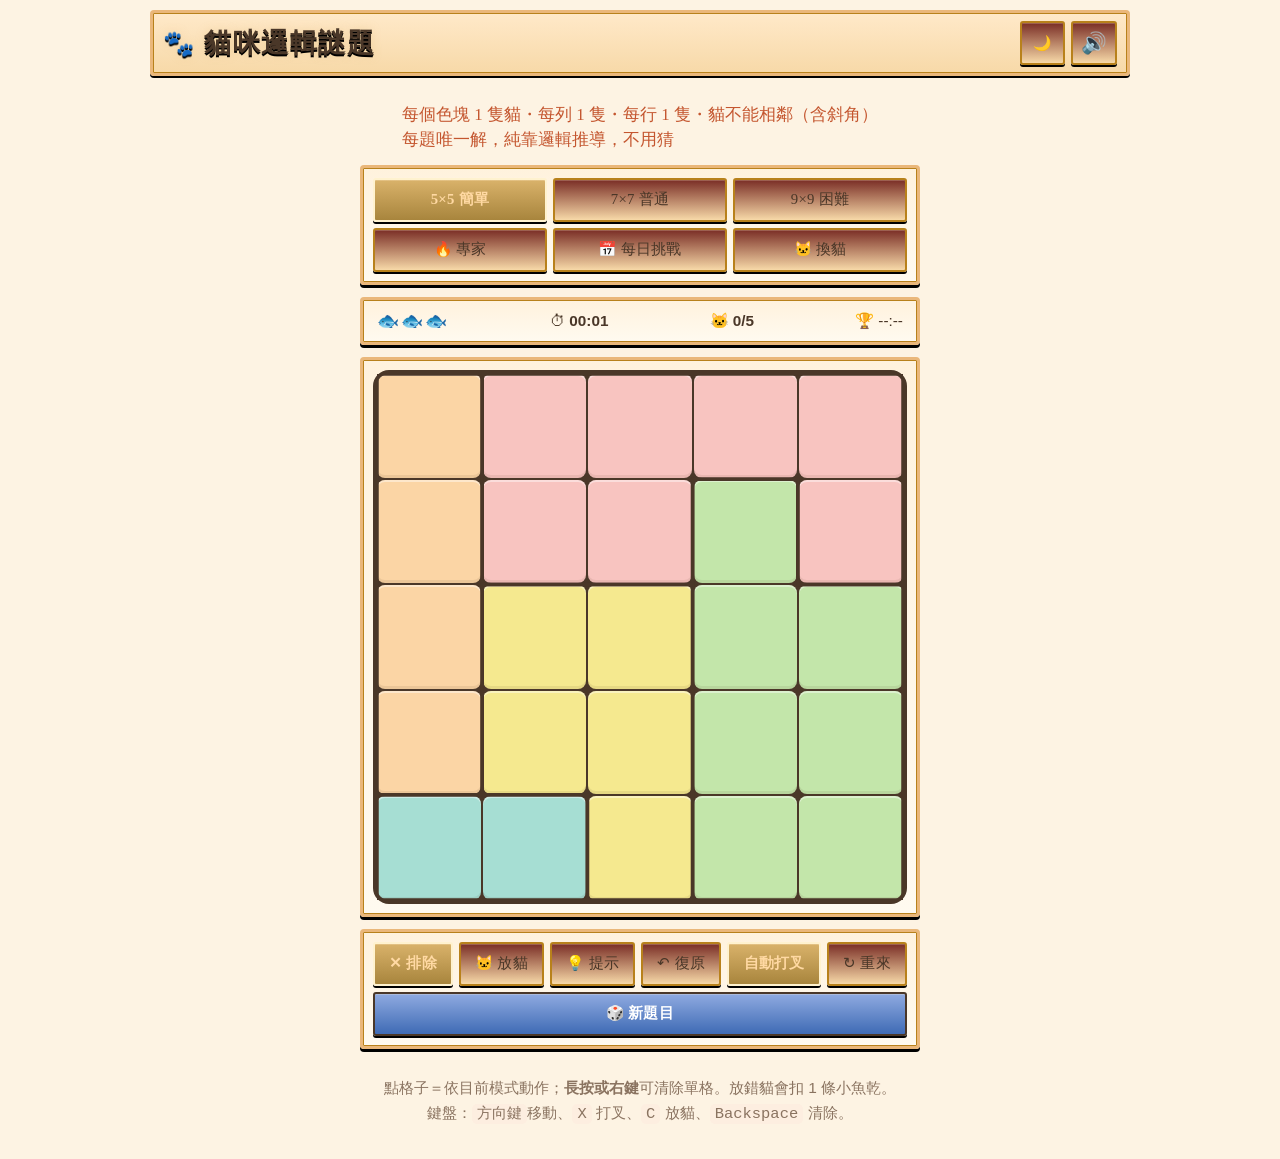
<file: index.html>
<!doctype html>
<html lang="zh-Hant">
  <head>
    <meta charset="UTF-8" />
    <meta name="viewport" content="width=device-width, initial-scale=1, viewport-fit=cover" />
    <meta name="color-scheme" content="light dark" />
    <title>貓咪邏輯謎題｜Meowdoku</title>
    <meta name="theme-color" content="#2f6f63" />
    <link rel="manifest" href="./manifest.webmanifest" />
    <link rel="stylesheet" href="./style.css?v=20261017c" />
    <link rel="icon" type="image/png" sizes="32x32" href="./icons/favicon-32.png" />
    <link rel="apple-touch-icon" href="./icons/apple-touch-icon.png" />
    <meta name="mobile-web-app-capable" content="yes" />
    <meta name="apple-mobile-web-app-capable" content="yes" />
    <meta name="apple-mobile-web-app-title" content="貓咪謎題" />
    <meta name="apple-mobile-web-app-status-bar-style" content="default" />
  </head>
  <body>
    <header class="topbar">
      <h1><span>🐾</span> 貓咪邏輯謎題</h1>
      <nav class="toolbar">
        <button id="themeBtn" title="切換深色／淺色">🌙</button
        ><div class="audio-ctrl-wrap">
          <button id="audioBtn" class="audio-btn" title="聲音設定（點擊快速靜音／長按或右鍵展開細調）" aria-label="聲音設定">🔊</button>
          <div id="audioPopup" class="audio-popup hidden" role="dialog" aria-label="音訊設定">
            <div class="audio-popup-title">🎵 聲音設定</div>
            <label class="audio-toggle-row">
              <span>背景音樂</span>
              <input type="checkbox" id="bgmToggle" />
            </label>
            <label class="audio-toggle-row">
              <span>遊戲音效</span>
              <input type="checkbox" id="sfxToggle" />
            </label>
          </div>
        </div>
      </nav>
    </header>

    <main id="puzzleScreen" class="screen">
      <p class="sub">
        每個色塊 1 隻貓・每列 1 隻・每行 1 隻・貓不能相鄰（含斜角）<br />每題唯一解，純靠邏輯推導，不用猜
      </p>
      <section class="card levels">
        <button data-n="5">5×5 簡單</button><button data-n="7">7×7 普通</button
        ><button data-n="9">9×9 困難</button><button data-n="9" data-expert="1" title="只收最難的 9×9，沒有自動打叉與提示">🔥 專家</button
        ><button id="dailyBtn">📅 每日挑戰</button
        ><button id="skinBtn" title="更換貓咪圖示"><span id="skinBtnLabel">🐱 換貓</span></button>
      </section>
      <section class="card">
        <div class="status">
          <span class="hearts" id="hearts">🐟🐟🐟</span><span>⏱ <b id="timer">00:00</b></span
          ><span>🐱 <b id="progress">0/5</b></span
          ><span id="bestLabel">🏆 --:--</span>
        </div>
      </section>
      <section class="card boardWrap">
        <div class="board" id="board" role="grid" aria-label="謎題盤面"></div>
      </section>
      <section class="card controls">
        <button id="modeMarkBtn" class="on">✕ 排除</button><button id="modeCatBtn">🐱 放貓</button
        ><button id="hintBtn" aria-label="顯示提示">💡 提示</button
        ><button id="undoBtn" aria-label="復原上一步">↶ 復原</button
        ><button id="autoXBtn" class="on">自動打叉</button><button id="restartBtn">↻ 重來</button
        ><button id="newBtn" class="primary">🎲 新題目</button>
      </section>
      <footer>
        <p>
          點格子＝依目前模式動作；<b>長按或右鍵</b>可清除單格。放錯貓會扣 1 條小魚乾。<br />鍵盤：<kbd>方向鍵</kbd>移動、<kbd>X</kbd>
          打叉、<kbd>C</kbd> 放貓、<kbd>Backspace</kbd> 清除。
        </p>
      </footer>
    </main>

    <div class="overlay hidden" id="overlay">
      <div class="sheet">
        <h2 id="overlayTitle">完成！</h2>
        <p id="overlayBody"></p>
        <div class="row">
          <button id="overlayPrimary" class="primary">下一題</button
          ><button id="overlaySecondary">關閉</button>
        </div>
      </div>
    </div>
    <div class="loading hidden" id="loading">
      <span class="spin"></span><span id="loadingText">生成題目中…</span>
    </div>
    <script type="module" src="./js/main.js?v=20261017d"></script>
  </body>
</html>
</file>
<file: style.css>
:root {
  --bg: #eef3f1;
  --card: #fffdf9;
  --ink: #22322e;
  --muted: #5f736c;
  --line: #d8e2dd;
  --accent: #2f6f63;
  --accent-soft: #dfeee9;
  --warn: #b4553f;
  --gold: #c9a227;
  --radius: 16px;
  --gap: 10px;
}
:root[data-theme="dark"] {
  --bg: #141d1b;
  --card: #1c2725;
  --ink: #e6efec;
  --muted: #9db0aa;
  --line: #2c3a37;
  --accent: #6fc2ad;
  --accent-soft: #243a35;
  --warn: #e08a72;
  --gold: #e2c45c;
}
* {
  box-sizing: border-box;
}
html {
  /* 全站字級基準：原本用瀏覽器預設 16px，調大讓手機上好讀（其餘尺寸多用 rem，會等比放大） */
  font-size: 18px;
}
html,
body {
  margin: 0;
  padding: 0;
}
body {
  font-family:
    -apple-system, BlinkMacSystemFont, "Segoe UI", "Noto Sans TC", "PingFang TC",
    "Microsoft JhengHei", sans-serif;
  background: var(--bg);
  color: var(--ink);
  -webkit-text-size-adjust: 100%;
  padding: calc(10px + env(safe-area-inset-top)) 12px calc(18px + env(safe-area-inset-bottom));
  display: flex;
  flex-direction: column;
  align-items: center;
  gap: 12px;
  min-height: 100dvh;
}
header {
  width: min(560px, 100%);
  text-align: center;
}
h1 {
  margin: 0;
  font-size: 1.25rem;
  letter-spacing: 0.02em;
}
h1 span {
  font-size: 1.4rem;
}
.sub {
  margin: 4px 0 0;
  color: var(--muted);
  font-size: 0.94rem;
  line-height: 1.5;
}
.card {
  width: min(560px, 100%);
  background: var(--card);
  border: 1px solid var(--line);
  border-radius: var(--radius);
  box-shadow: 0 6px 20px rgba(20, 40, 35, 0.06);
}
.status {
  display: flex;
  align-items: center;
  justify-content: space-between;
  gap: 8px;
  padding: 10px 14px;
  font-size: 0.85rem;
}
.status b {
  font-variant-numeric: tabular-nums;
}
.hearts {
  letter-spacing: 2px;
  font-size: 1rem;
}
.levels {
  display: flex;
  flex-wrap: wrap;
  gap: 6px;
  padding: 10px;
  justify-content: center;
}
.levels button {
  flex: 1 1 30%;
  min-width: 0;
}
button {
  font: inherit;
  font-size: 0.82rem;
  color: var(--ink);
  background: var(--card);
  border: 1px solid var(--line);
  border-radius: 11px;
  padding: 9px 11px;
  cursor: pointer;
  -webkit-tap-highlight-color: transparent;
}
button:active {
  transform: translateY(1px);
}
button.primary {
  background: var(--accent);
  border-color: var(--accent);
  color: #fff;
  font-weight: 700;
}
button.on {
  background: var(--accent-soft);
  border-color: var(--accent);
  font-weight: 700;
}
button:disabled {
  opacity: 0.45;
  cursor: default;
}
.boardWrap {
  width: min(560px, 100%);
  padding: 10px;
}
.board {
  position: relative;
  display: grid;
  gap: 0;
  aspect-ratio: 1/1;
  width: 100%;
  border-radius: 12px;
  overflow: hidden;
  background: var(--card);
  border: 3px solid var(--ink);
  user-select: none;
  touch-action: manipulation;
  container-type: inline-size;
}
.cell {
  position: relative;
  display: flex;
  align-items: center;
  justify-content: center;
  font-size: calc(100cqw / var(--n, 5) * 0.55);
  line-height: 1;
  cursor: pointer;
  border: 0;
  border-radius: 0;
  background: transparent;
  padding: 0;
  margin: 0;
  min-width: 0;
  min-height: 0;
  overflow: hidden;
}
.cell i {
  font-style: normal;
  pointer-events: none;
}
.cell.mark i {
  color: var(--ink);
  opacity: 0.7;
}
.cell.cat i {
  filter: drop-shadow(0 1px 1px rgba(0, 0, 0, 0.15));
}
.cell.autox i {
  opacity: 0.8;
}
.face {
  display: block;
  background: url("./icons/cats.webp") 0 0/900% 900% no-repeat;
  border-radius: 18%;
}
.cell i.face {
  width: 86%;
  height: 86%;
}
.skins {
  display: grid;
  grid-template-columns: repeat(6, minmax(0, 1fr));
  gap: 6px;
  max-height: 55vh;
  overflow: auto;
  margin-top: 10px;
  padding: 2px 2px 12px;
}
.skins button {
  aspect-ratio: 1/1;
  min-width: 0;
  padding: 3px;
  font-size: 1.5rem;
  line-height: 1;
  display: flex;
  align-items: center;
  justify-content: center;
}
.skins button.wide {
  grid-column: span 3;
  aspect-ratio: auto;
  font-size: 0.85rem;
}
.skins .face {
  width: 100%;
  height: 100%;
}
@media (hover: hover) {
  .skins button {
    transition: transform 0.12s;
  }
  .skins button:not(.wide):hover {
    transform: scale(1.5);
    position: relative;
    z-index: 1;
    box-shadow: 0 4px 14px rgba(0, 0, 0, 0.25);
  }
}
.board.kbd .cell.cursor {
  outline: 2px solid var(--accent);
  outline-offset: -3px;
}
.cell.bad {
  animation: shake 0.3s;
  background: rgba(180, 85, 63, 0.25);
}
.cell.hint {
  animation: pulse 1s ease-in-out 2;
}
@keyframes shake {
  0%,
  100% {
    transform: translateX(0);
  }
  25% {
    transform: translateX(-3px);
  }
  75% {
    transform: translateX(3px);
  }
}
@keyframes pulse {
  0%,
  100% {
    background: transparent;
  }
  50% {
    background: var(--accent-soft);
  }
}
.controls {
  display: flex;
  flex-wrap: wrap;
  gap: 6px;
  padding: 10px;
}
.controls button {
  flex: 1 1 auto;
  min-width: 76px;
}
.overlay {
  position: fixed;
  inset: 0;
  background: rgba(12, 22, 20, 0.55);
  backdrop-filter: blur(3px);
  -webkit-backdrop-filter: blur(3px);
  display: flex;
  align-items: center;
  justify-content: center;
  padding: 20px;
  z-index: 20;
}
.overlay.hidden {
  display: none;
}
.sheet {
  background: var(--card);
  color: var(--ink);
  border-radius: 18px;
  padding: 20px;
  width: min(420px, 100%);
  text-align: center;
  /* 內容過長時只捲動中間區塊，標題與按鈕固定可見 */
  display: flex;
  flex-direction: column;
  max-height: calc(100dvh - 40px);
}
.sheet > h2,
.sheet > .row {
  flex-shrink: 0;
}
#overlayBody {
  flex: 1 1 auto;
  min-height: 0;
  overflow-y: auto;
  overscroll-behavior: contain;
  -webkit-overflow-scrolling: touch;
}
/* 捲動容器會裁掉超出寬度的內容：讓格線欄位可縮小，不被文字撐寬 */

.sheet h2 {
  margin: 0 0 6px;
  font-size: 1.2rem;
}
.sheet p {
  margin: 6px 0;
  color: var(--muted);
  font-size: 0.86rem;
  line-height: 1.6;
}
.sheet .row {
  display: flex;
  gap: 8px;
  margin-top: 14px;
}
.sheet .row button {
  flex: 1;
}
.loading {
  position: fixed;
  inset: 0;
  display: flex;
  align-items: center;
  justify-content: center;
  background: rgba(12, 22, 20, 0.35);
  z-index: 30;
  color: #fff;
  font-size: 0.95rem;
  gap: 10px;
}
.loading.hidden {
  display: none;
}
.spin {
  width: 18px;
  height: 18px;
  border-radius: 50%;
  border: 3px solid rgba(255, 255, 255, 0.35);
  border-top-color: #fff;
  animation: sp 1s linear infinite;
}
@keyframes sp {
  to {
    transform: rotate(360deg);
  }
}
footer {
  color: var(--muted);
  font-size: 0.86rem;
  text-align: center;
  line-height: 1.6;
  max-width: 560px;
}
kbd {
  background: var(--accent-soft);
  border-radius: 5px;
  padding: 1px 5px;
  font-size: 0.86rem;
}
/* 換貓動畫、音效冷卻與手機修正 */
html.skin-animation-lock,
body.skin-animation-lock {
  overflow: hidden;
  overscroll-behavior: none;
  touch-action: none;
  scrollbar-gutter: stable;
}
#skinBtn.skin-cooldown {
  position: relative;
  overflow: hidden;
  cursor: not-allowed;
  opacity: 0.72;
  border-color: var(--line);
  color: var(--muted);
}
#skinBtn.skin-cooldown::before {
  content: "";
  position: absolute;
  inset: 0;
  z-index: 0;
  background: linear-gradient(
    90deg,
    color-mix(in srgb, var(--accent) 24%, transparent),
    color-mix(in srgb, var(--accent) 8%, transparent)
  );
  transform-origin: left center;
  transform: scaleX(var(--cooldown-progress, 1));
  pointer-events: none;
}
#skinBtn > span {
  position: relative;
  z-index: 1;
}
.skins button.skin-choosing {
  position: relative;
  z-index: 2;
  transform: scale(0.92);
  opacity: 0.55;
  transition:
    transform 0.15s ease,
    opacity 0.15s ease;
}
.skin-effects-layer {
  position: fixed;
  inset: 0;
  z-index: 9999;
  width: 100%;
  height: 100%;
  overflow: visible;
  pointer-events: none;
  contain: layout style;
  transform: translateZ(0);
}
.skin-fly-preview {
  position: absolute;
  left: 0;
  top: 0;
  z-index: 5;
  display: flex;
  align-items: center;
  justify-content: center;
  margin: 0;
  padding: 3px;
  overflow: hidden;
  pointer-events: none;
  background: var(--card);
  border: 2px solid var(--accent);
  border-radius: 18%;
  box-shadow:
    0 8px 26px rgba(0, 0, 0, 0.34),
    0 0 0 4px color-mix(in srgb, var(--accent) 20%, transparent),
    0 0 24px color-mix(in srgb, var(--accent) 58%, transparent);
  transform-origin: center;
  will-change: transform, opacity, filter;
  backface-visibility: hidden;
}
.skin-fly-preview .face {
  width: 100%;
  height: 100%;
  border-radius: 14%;
}
.skin-fly-preview .fly-emoji {
  display: flex;
  align-items: center;
  justify-content: center;
  width: 100%;
  height: 100%;
  font-size: clamp(28px, 9vw, 46px);
  line-height: 1;
}
.skin-trail-dot,
.skin-paw-trail,
.skin-arrival-particle,
.skin-arrival-ring {
  position: absolute;
  left: 0;
  top: 0;
  pointer-events: none;
  transform: translate3d(-50%, -50%, 0);
}
.skin-trail-dot {
  z-index: 2;
  width: 10px;
  height: 10px;
  border-radius: 50%;
  background: radial-gradient(
    circle,
    #fff 0 18%,
    var(--gold) 20% 44%,
    var(--accent) 48% 70%,
    transparent 74%
  );
  box-shadow:
    0 0 7px var(--gold),
    0 0 14px var(--accent);
  animation: skinTrailFade 0.48s ease-out forwards;
}
@keyframes skinTrailFade {
  to {
    opacity: 0;
    transform: translate3d(-50%, -50%, 0) scale(0.12);
  }
}
.skin-paw-trail {
  z-index: 3;
  color: var(--gold);
  font-size: 15px;
  line-height: 1;
  filter: drop-shadow(0 0 3px #fff) drop-shadow(0 0 6px var(--gold));
  animation: skinPawFade 0.66s ease-out forwards;
}
@keyframes skinPawFade {
  0% {
    opacity: 0.95;
    transform: translate3d(-50%, -50%, 0) scale(0.66) rotate(var(--paw-rotate, 0deg));
  }
  100% {
    opacity: 0;
    transform: translate3d(-50%, -105%, 0) scale(0.32) rotate(var(--paw-rotate, 0deg));
  }
}
.skin-arrival-particle {
  z-index: 6;
  width: 8px;
  height: 8px;
  border-radius: 50%;
  background: var(--particle-color, var(--gold));
  box-shadow:
    0 0 6px var(--particle-color, var(--gold)),
    0 0 12px var(--particle-color, var(--gold));
  animation: skinParticleBurst 0.62s ease-out forwards;
}
@keyframes skinParticleBurst {
  to {
    opacity: 0;
    transform: translate3d(-50%, -50%, 0) translate3d(var(--particle-x), var(--particle-y), 0)
      scale(0.12);
  }
}
.skin-arrival-ring {
  z-index: 1;
  width: 24px;
  height: 24px;
  border: 3px solid var(--accent);
  border-radius: 50%;
  box-shadow:
    0 0 12px var(--accent),
    inset 0 0 12px var(--gold);
  animation: skinArrivalRing 0.58s ease-out forwards;
}
@keyframes skinArrivalRing {
  from {
    opacity: 0.95;
    transform: translate3d(-50%, -50%, 0) scale(0.3);
  }
  to {
    opacity: 0;
    transform: translate3d(-50%, -50%, 0) scale(3.8);
  }
}
.board.skin-arrive {
  animation: boardSkinArrive 0.42s cubic-bezier(0.2, 0.9, 0.3, 1);
}
@keyframes boardSkinArrive {
  0%,
  100% {
    transform: scale(1);
    filter: brightness(1);
  }
  35% {
    transform: scale(0.978);
    filter: brightness(1.14);
  }
  68% {
    transform: scale(1.012);
    filter: brightness(1.07);
  }
}
.cell.cat.skin-target {
  z-index: 3;
  overflow: visible;
}
.cell.cat.skin-target i {
  animation: skinTargetArrive 0.56s cubic-bezier(0.18, 0.9, 0.28, 1);
}
@keyframes skinTargetArrive {
  0% {
    opacity: 0.45;
    transform: scale(0.65) rotate(-7deg);
  }
  48% {
    opacity: 1;
    transform: scale(1.35) rotate(5deg);
  }
  72% {
    transform: scale(0.92) rotate(-2deg);
  }
  100% {
    transform: scale(1);
  }
}
.cell.cat.skin-updated i {
  animation: catSkinUpdated 0.42s cubic-bezier(0.2, 0.9, 0.3, 1) both;
}
@keyframes catSkinUpdated {
  0% {
    transform: scale(0.75);
    opacity: 0.5;
  }
  58% {
    transform: scale(1.17);
    opacity: 1;
  }
  100% {
    transform: scale(1);
    opacity: 1;
  }
}
@media (max-width: 600px), (hover: none), (pointer: coarse) {
  body {
    isolation: isolate;
  }
  .overlay {
    backdrop-filter: blur(2px);
    -webkit-backdrop-filter: blur(2px);
  }
  .skin-fly-preview {
    padding: 2px;
    box-shadow:
      0 7px 20px rgba(0, 0, 0, 0.3),
      0 0 0 3px var(--accent);
  }
  .skin-trail-dot {
    width: 8px;
    height: 8px;
  }
  .skin-paw-trail {
    font-size: 13px;
  }
}
@media (max-width: 400px) {
  .status {
    font-size: 0.94rem;
    padding: 8px 10px;
  }
}
@media (prefers-reduced-motion: reduce) {
  .skin-trail-dot,
  .skin-paw-trail,
  .skin-arrival-particle,
  .skin-arrival-ring {
    display: none !important;
  }
  .board.skin-arrive,
  .cell.cat.skin-target i,
  .cell.cat.skin-updated i {
    animation: none !important;
  }
  .skins button.skin-choosing {
    transition: none;
  }
}

/* =========================================================
   手機操作版面與動畫效能優化
   ========================================================= */
:root {
  --tap-size: 44px;
  --mobile-controls-height: 76px;
}
button {
  min-height: var(--tap-size);
  touch-action: manipulation;
}
button:focus-visible {
  outline: 3px solid color-mix(in srgb, var(--accent) 55%, white);
  outline-offset: 2px;
}

/* 動畫元素隔離，降低重繪範圍 */
.skin-effects-layer {
  contain: strict;
  isolation: isolate;
}
.skin-fly-preview,
.skin-trail-dot,
.skin-paw-trail,
.skin-arrival-particle,
.skin-arrival-ring {
  contain: layout style paint;
  transform-style: preserve-3d;
}
.board,
.cell,
.face {
  backface-visibility: hidden;
  -webkit-backface-visibility: hidden;
}

/* 手機介面 */
@media (max-width: 600px), (hover: none) and (pointer: coarse) {
  :root {
    --radius: 14px;
    --tap-size: 46px;
  }
  html {
    scroll-padding-bottom: calc(
      var(--mobile-controls-height) + env(safe-area-inset-bottom) + 12px
    );
  }
  body {
    display: block;
    min-height: 100dvh;
    padding: calc(6px + env(safe-area-inset-top)) 8px
      calc(var(--mobile-controls-height) + env(safe-area-inset-bottom) + 18px);
  }
  header,
  .card,
  footer {
    width: 100%;
    max-width: 560px;
    margin-left: auto;
    margin-right: auto;
  }
  header {
    padding: 2px 2px 4px;
  }
  h1 {
    font-size: 1.08rem;
    line-height: 1.25;
  }
  h1 span {
    font-size: 1.2rem;
  }
  .sub {
    font-size: 0.86rem;
    line-height: 1.38;
    margin-top: 2px;
  }

  /* 難度與功能縮成穩定的三欄按鈕 */
  .levels {
    display: grid;
    grid-template-columns: repeat(3, minmax(0, 1fr));
    gap: 6px;
    padding: 7px;
    margin-top: 5px;
  }
  .levels button {
    width: 100%;
    min-width: 0;
    min-height: 44px;
    padding: 6px 4px;
    font-size: 0.9rem;
    line-height: 1.15;
  }

  /* 狀態列固定一行，減少棋盤上方高度 */
  .status {
    display: grid;
    grid-template-columns: 1.2fr 0.9fr 0.8fr 1fr;
    gap: 3px;
    padding: 7px 8px;
    margin-top: 6px;
    font-size: 0.86rem;
    text-align: center;
  }
  .status > span {
    white-space: nowrap;
    overflow: hidden;
    text-overflow: ellipsis;
  }
  .hearts {
    font-size: 0.86rem;
    letter-spacing: 0;
  }

  /* 棋盤盡可能放大，並避免點擊後畫面縮放 */
  .boardWrap {
    padding: 6px;
    margin-top: 6px;
  }
  .board {
    border-width: 2px;
    border-radius: 10px;
    touch-action: manipulation;
  }
  .cell {
    touch-action: manipulation;
    -webkit-user-select: none;
    user-select: none;
  }
  .cell:active {
    filter: brightness(0.94);
  }

  /* 主要操作固定在底部，拇指可直接碰到 */
  .controls {
    position: fixed;
    left: 0;
    right: 0;
    bottom: 0;
    z-index: 15;
    display: grid;
    grid-template-columns: repeat(5, minmax(0, 1fr));
    gap: 5px;
    width: 100%;
    max-width: none;
    min-height: var(--mobile-controls-height);
    padding: 7px max(8px, env(safe-area-inset-right)) calc(7px + env(safe-area-inset-bottom))
      max(8px, env(safe-area-inset-left));
    border: 0;
    border-top: 1px solid var(--line);
    border-radius: 16px 16px 0 0;
    background: color-mix(in srgb, var(--card) 94%, transparent);
    box-shadow: 0 -8px 24px rgba(20, 40, 35, 0.16);
    backdrop-filter: blur(10px);
    -webkit-backdrop-filter: blur(10px);
  }
  .controls button {
    min-width: 0;
    min-height: 50px;
    padding: 5px 2px;
    font-size: 0.85rem;
    line-height: 1.1;
    border-radius: 10px;
  }
  /* 手機底欄只保留最常用的五個動作 */
  #autoXBtn,
  #restartBtn {
    display: none;
  }
  #newBtn {
    font-size: 0;
  }
  #newBtn::after {
    content: "🎲 新題";
    font-size: 0.85rem;
  }

  footer {
    padding: 10px 8px 4px;
    font-size: 0.79rem;
  }
  footer p:first-child {
    display: none;
  }

  /* 換貓改為底部抽屜，避免鍵盤式彈窗擋住棋盤 */
  .overlay {
    align-items: flex-end;
    padding: 0;
    background: rgba(12, 22, 20, 0.4);
    backdrop-filter: none;
    -webkit-backdrop-filter: none;
  }
  .sheet {
    width: 100%;
    max-width: 560px;
    max-height: min(78dvh, 650px);
    padding: 13px 12px calc(12px + env(safe-area-inset-bottom));
    border-radius: 20px 20px 0 0;
    box-shadow: 0 -12px 34px rgba(0, 0, 0, 0.28);
    overflow: hidden;
  }
  .sheet h2 {
    font-size: 1.05rem;
    margin-bottom: 3px;
  }
  .sheet p {
    font-size: 0.94rem;
    line-height: 1.4;
  }
  .sheet .row {
    margin-top: 8px;
  }
  .skins {
    grid-template-columns: repeat(6, minmax(0, 1fr));
    gap: 7px;
    max-height: calc(min(78dvh, 650px) - 116px);
    padding: 4px 2px 14px;
    overscroll-behavior: contain;
    -webkit-overflow-scrolling: touch;
  }
  .skins button {
    min-height: 0;
    border-radius: 12px;
  }
  .skins button.wide {
    min-height: 44px;
  }

  /* 手機減少昂貴的陰影與模糊 */
  .skin-fly-preview {
    box-shadow:
      0 5px 14px rgba(0, 0, 0, 0.25),
      0 0 0 2px var(--accent);
  }
  .skin-trail-dot {
    box-shadow: 0 0 5px var(--gold);
  }
  .skin-paw-trail {
    filter: none;
  }
  .skin-arrival-particle {
    box-shadow: 0 0 4px var(--particle-color, var(--gold));
  }
}

@media (max-width: 370px) {
  .sub br {
    display: none;
  }
  .levels button {
    font-size: 0.83rem;
  }
  .status {
    font-size: 0.8rem;
    padding-left: 5px;
    padding-right: 5px;
  }
  .controls button {
    font-size: 0.78rem;
  }
  #newBtn::after {
    font-size: 0.78rem;
  }
}

/* 低效能模式由 JavaScript 自動加入 */
html.low-fx .skin-paw-trail {
  display: none !important;
}
html.low-fx .skin-trail-dot {
  box-shadow: none;
  width: 6px !important;
  height: 6px !important;
}
html.low-fx .skin-arrival-particle:nth-of-type(n + 9) {
  display: none !important;
}
html.low-fx .board.skin-arrive {
  animation-duration: 0.28s;
}

/* 棋盤線條修正：圓角格子 + 單一 SVG 連續粗線層 */
.boardWrap {
  position: relative;
}
.board {
  gap: 2px;
  padding: 3px;
  border: 0;
  border-radius: 14px;
  background: color-mix(in srgb, var(--ink) 28%, var(--card));
  overflow: hidden;
}
.cell {
  border: 0 !important;
  border-radius: clamp(4px, 1.4cqw, 10px) !important;
  overflow: hidden;
  background-clip: padding-box;
}
.region-lines {
  position: absolute;
  inset: 10px;
  z-index: 4;
  width: calc(100% - 20px);
  height: calc(100% - 20px);
  pointer-events: none;
  overflow: visible;
  filter: drop-shadow(0 1px 0 rgba(255, 255, 255, 0.18));
}
.region-lines .region-boundary {
  fill: none;
  stroke: var(--ink);
  stroke-width: 3.5;
  stroke-linecap: square;
  stroke-linejoin: round;
  vector-effect: non-scaling-stroke;
}

@media (max-width: 600px), (hover: none) and (pointer: coarse) {
  .board {
    gap: 2px;
    padding: 3px;
    border-radius: 12px;
  }
  .cell {
    border-radius: 7px !important;
  }
  .region-lines {
    inset: 6px;
    width: calc(100% - 12px);
    height: calc(100% - 12px);
  }
  .region-lines .region-boundary {
    stroke-width: 3;
  }
  
}

/* 貓咪小屋、互動屋與好感度 */

/* 貓咪快捷狀態條 (金幣、飽食、體力、疲勞) */

/* 貓咪學院排課介面 */

/* 隨堂測驗題庫視窗 */

/* 測驗結果畫面 */

/* 狀態六芒星與生理作息面板 */

/* 商店與家具工坊樣式 */

/* 扭蛋機樣式 */

/* 扭蛋開獎展示卡 */

/* 客廳家具與壁紙裝飾 */

/* 逗貓棒跟隨器 */

/* 角落貓砂盆 */

@media (max-width: 600px), (hover: none) and (pointer: coarse) {
  .levels {
    grid-template-columns: repeat(3, minmax(0, 1fr));
  }
  
  
  
  
  
  
  
  
}

/* v8 養成系統：初始領養、每日餵食、心情、互動、命名與合作圖鑑 */

/* v9 成長階段、稱號、圖鑑篩選與排序 */

/* v10 稱號條件提示、圖鑑偏好保存、成長階段升級動畫 */

/* v11 稱號展示牆、生日與紀念日、升級動畫跳過 */

/* v12 生日服裝、紀念日倒數、稱號裝備 */

/* v13 節日限定服裝與圖鑑稱號 */

/* v14 節日活動任務、服裝圖鑑、收藏進度與手動換裝 */

/* v15 棋盤邊界精修：線條不越界、色塊轉角全面圓角 */
.board {
  gap: 2px !important;
  padding: 0 !important;
  border-radius: 14px !important;
  overflow: hidden !important;
  background: color-mix(in srgb, var(--line) 75%, var(--card)) !important;
}
.cell {
  border-radius: 8px !important;
  overflow: hidden !important;
}
.region-lines {
  inset: 10px !important;
  width: calc(100% - 20px) !important;
  height: calc(100% - 20px) !important;
  overflow: hidden !important;
  border-radius: 14px;
  filter: none !important;
}
.region-lines .region-boundary {
  fill: none;
  stroke: var(--ink);
  stroke-width: 3.5;
  stroke-linecap: round !important;
  stroke-linejoin: round !important;
  vector-effect: non-scaling-stroke;
}

@media (max-width: 600px), (hover: none) and (pointer: coarse) {
  .board {
    gap: 2px !important;
    border-radius: 12px !important;
  }
  .cell {
    border-radius: 7px !important;
  }
  .region-lines {
    inset: 6px !important;
    width: calc(100% - 12px) !important;
    height: calc(100% - 12px) !important;
    border-radius: 12px;
  }
  .region-lines .region-boundary {
    stroke-width: 3;
  }
  
}

/* v16 四角溢色修正：外框佔用實際版面，不再疊在線條內側 */
.board {
  box-sizing: border-box !important;
  border: 4px solid var(--ink) !important;
  border-radius: 16px !important;
  overflow: hidden !important;
  background: var(--ink) !important;
}
.region-lines {
  inset: 14px !important;
  width: calc(100% - 28px) !important;
  height: calc(100% - 28px) !important;
  border-radius: 0 !important;
  overflow: hidden !important;
}

@media (max-width: 600px), (hover: none) and (pointer: coarse) {
  .board {
    border-width: 4px !important;
    border-radius: 14px !important;
  }
  .region-lines {
    inset: 10px !important;
    width: calc(100% - 20px) !important;
    height: calc(100% - 20px) !important;
  }
}

/* ===== 貓咪小屋首頁＋小遊戲畫面 ===== */
.screen {
  width: 100%;
  display: flex;
  flex-direction: column;
  align-items: center;
  gap: 12px;
}
.screen[hidden],
.toolbar button[hidden] {
  display: none;
}
.topbar {
  display: flex;
  align-items: center;
  justify-content: space-between;
  gap: 8px;
  flex-wrap: wrap;
}
.toolbar {
  display: flex;
  flex-wrap: wrap;
  gap: 6px;
}

/* ===== 貓咪生活：走動、動作、隨機事件、生病 ===== */

/* 位置與轉向用獨立的 translate/scale，transform 留給各動作的 keyframes */

/* ---------- 帶貓出門（js/trip.js） ---------- */

/* 照護小遊戲：放大貓咪、點亮起來的部位、倒數計時 */

/* 放大鏡：圓形鏡片＋木頭握把，鏡片裡是放大的腳掌 */

/* 外圈縮小＝這個目標剩下的時間 */

/* 按住型（沖水）：內圈由大縮到剛好＝還要按多久，放開就重來 */

/* 描／擦型（梳毛、吹乾）：圓圈下方照著箭頭拖 */

/* 梳毛偶爾出現的毛球：顏色不同、算兩點 */

/* 🐾 全身姿勢圖鑑（屬性頁） */

/* ============================================================
   遊戲介面層（參考《美少女夢工廠 2》的「功能與互動設計」：
   外框式面板、數值計量表、方格磚、養成數值、對話式互動）
   —— 但配色改為亮色繪本／學園風，不用深色。
   深色只是可選的夜間模式（設定裡的 ☀️/🌙）。
   ============================================================ */
:root {
  --pm-serif: "Noto Serif TC", "Songti TC", "PMingLiU", "Times New Roman", serif;
  --pm-frame-dark: #d9a05b;
  --pm-frame: #eab77a;
  --pm-frame-light: #f9e2bf;
  --pm-gold: #b8811b;
  --pm-gold-dim: #ecd9b4;
  --pm-black: #fffaf0;      /* 面板底色（亮） */
  --pm-black-2: #fff2dd;    /* 面板漸層（亮） */
  --pm-salmon: #c4562f;     /* 副色文字 */
  --pm-cream: #4a3728;      /* 主要文字（深棕） */
  --pm-red: #e0592f;
  --pm-red-dark: #b23f1c;
  --pm-blue: #3f6bb5;
  --pm-blue-light: #6b93d6;
  --pm-tile-blue: #e8f0fd;
  /* 既有變數重映射 → 全站跟著換皮 */
  --bg: #fdf3e3;
  --card: var(--pm-black);
  --ink: var(--pm-cream);
  --muted: #8a7360;
  --line: var(--pm-gold-dim);
  --accent: var(--pm-red);
  --accent-soft: #fdeee0;
  --warn: #c96a1f;
  --gold: var(--pm-gold);
  --radius: 4px;
}
/* 夜間模式（可選）：回到原本的深紅棕 × 黑面板 */
:root[data-theme="dark"] {
  --pm-frame-dark: #3b1613;
  --pm-frame: #7a2e26;
  --pm-frame-light: #b4634a;
  --pm-gold: #d9b26a;
  --pm-gold-dim: #8a6f3d;
  --pm-black: #0d0a0c;
  --pm-black-2: #171114;
  --pm-salmon: #f2a9a2;
  --pm-cream: #ffe9c9;
  --pm-tile-blue: #1d2a63;
  --bg: #12100e;
  --card: var(--pm-black);
  --ink: var(--pm-cream);
  --muted: #b99b7f;
  --line: #6f5830;
  --accent: var(--pm-red);
  --accent-soft: #221815;
  --gold: var(--pm-gold);
}
body {
  background: #1b1410
    repeating-linear-gradient(45deg, rgba(255, 255, 255, 0.018) 0 2px, transparent 2px 4px),
    radial-gradient(120% 80% at 50% 0%, #3a241c 0%, #1b1410 60%);
  font-family: "Noto Sans TC", "PingFang TC", sans-serif;
}
/* 標題列：深紅棕外框＋米金標題 */
.topbar {
  max-width: 980px;
  margin: 0 auto 10px;
  padding: 8px 10px;
  border: 3px solid var(--pm-frame);
  border-radius: 4px;
  background: linear-gradient(#ffe9c9, #f7d9a8);
  box-shadow: inset 0 0 0 1px var(--pm-gold), 0 2px 0 #000;
}
.topbar h1 {
  font-family: var(--pm-serif);
  font-size: 1.5rem;
  letter-spacing: 0.06em;
  color: var(--pm-cream);
  text-shadow: 0 2px 0 #000, 0 0 10px rgba(217, 178, 106, 0.35);
}
.topbar .toolbar button {
  background: linear-gradient(#7a2e26, #f7d9a8);
  border: 2px solid var(--pm-gold);
  color: var(--pm-cream);
  border-radius: 3px;
  font-family: var(--pm-serif);
}
/* 內容面板：黑底＋紅棕雙框＋金內線 */
.card {
  border: 3px solid var(--pm-frame);
  border-radius: 4px;
  background: linear-gradient(var(--pm-black-2), var(--pm-black));
  box-shadow: inset 0 0 0 1px var(--pm-gold), 0 3px 0 #000;
  color: var(--pm-cream);
}
.sub {
  color: var(--pm-salmon);
  font-family: var(--pm-serif);
}
/* 按鈕：紅棕漸層＋金框；主要動作＝PM 的藍色大按鈕 */
button {
  border: 2px solid var(--pm-gold);
  border-radius: 3px;
  background: linear-gradient(#7a2e26, #f7d9a8);
  color: var(--pm-cream);
  font-family: var(--pm-serif);
  letter-spacing: 0.02em;
  box-shadow: inset 0 1px 0 rgba(255, 233, 201, 0.25), 0 2px 0 #000;
}
button:active {
  transform: translateY(1px);
  box-shadow: inset 0 2px 5px rgba(0, 0, 0, 0.6);
}
button.primary {
  background: linear-gradient(#8faae0, #3f6bb5);
  border-color: var(--pm-cream);
  color: #fff;
}
button.on {
  background: linear-gradient(#d9b26a, #a8853d);
  border-color: #fff2cf;
  color: #ffd9a3;
}
button:disabled {
  background: linear-gradient(#cbb9a2, #e8ddca);
  border-color: #7a6a55;
  color: #9b8b78;
}
input,
select,
textarea {
  background: var(--pm-black);
  border: 2px solid var(--pm-gold-dim);
  color: var(--pm-salmon);
  border-radius: 3px;
  font-family: var(--pm-serif);
}
label {
  color: var(--pm-muted);
}
/* PM 橫幅（紅色標題條） */

/* PM 數值面板（黑底＋鮭紅數字） */

/* PM 計量表：分段格子＋紅色填充 */

/* PM 方格磚：藍框＋大圖示＋米金標籤 */

/* 底部大按鈕（像 PM 的 SCHEDULE） */

/* 頭像格：貓臉＋對話泡泡 */

/* PM 介面：版面細節 */

/* PM 介面：磚塊標籤與殘留元件的顏色校正 */

/* PM 介面：客廳改成暗色和室（貓咪立繪仍要看得清楚，用暖光打在中間） */

/* PM 介面：殘留淺色元件改為暗色調 */

/* PM 介面：照護小遊戲的框與目標大小 */

/* 手機上貓咪放得很大，目標圈也跟著放大，箭頭更明顯 */

/* PM 介面：磚塊內的場景插畫（對應原版 PM 磚裡的大張插畫） */

/* 學院：程度（年級）切換 — 走美少女夢工廠的框＋金框選中樣式 */

/* 學院：教科書版本／冊次的對照單元面板 */

/* 錯題本 */

/* 主線任務（劇情）與對話 */

/* ===== 頂部整合音訊控制器與彈窗 ===== */
.audio-ctrl-wrap {
  position: relative;
  display: inline-flex;
  align-items: center;
}
.audio-btn {
  min-width: 40px;
  font-size: 1.15rem;
  padding: 4px 8px;
  cursor: pointer;
  user-select: none;
  transition: transform 0.15s ease, background 0.2s ease, border-color 0.2s ease;
}

.audio-popup {
  position: absolute;
  top: calc(100% + 8px);
  right: 0;
  min-width: 156px;
  padding: 10px 14px;
  background: rgba(28, 22, 24, 0.96);
  backdrop-filter: blur(12px);
  -webkit-backdrop-filter: blur(12px);
  border: 2px solid var(--pm-gold);
  border-radius: 8px;
  box-shadow: 0 10px 28px rgba(0, 0, 0, 0.6), inset 0 1px 0 rgba(255, 233, 201, 0.3);
  z-index: 1000;
  display: flex;
  flex-direction: column;
  gap: 8px;
  animation: audioPopupIn 0.18s cubic-bezier(0.16, 1, 0.3, 1);
}
.audio-popup.hidden {
  display: none !important;
}
@keyframes audioPopupIn {
  from { opacity: 0; transform: translateY(-6px) scale(0.96); }
  to { opacity: 1; transform: translateY(0) scale(1); }
}
.audio-popup-title {
  font-size: 0.82rem;
  font-weight: 700;
  color: var(--pm-gold-light, #ffe4b8);
  border-bottom: 1px solid rgba(217, 178, 106, 0.3);
  padding-bottom: 5px;
  margin-bottom: 2px;
  text-align: left;
}
.audio-toggle-row {
  display: flex;
  align-items: center;
  justify-content: space-between;
  gap: 12px;
  font-size: 0.85rem;
  color: #fff8e8;
  cursor: pointer;
  user-select: none;
}
.audio-toggle-row input[type="checkbox"] {
  appearance: none;
  -webkit-appearance: none;
  width: 36px;
  height: 20px;
  background: #4a3832;
  border-radius: 10px;
  position: relative;
  outline: none;
  cursor: pointer;
  border: 1.5px solid var(--pm-gold);
  transition: background 0.2s ease;
}
.audio-toggle-row input[type="checkbox"]::after {
  content: "";
  position: absolute;
  top: 2px;
  left: 2px;
  width: 13px;
  height: 13px;
  background: #fdeedd;
  border-radius: 50%;
  transition: transform 0.2s cubic-bezier(0.34, 1.56, 0.64, 1);
}
.audio-toggle-row input[type="checkbox"]:checked {
  background: var(--pm-red, #b8302a);
}
.audio-toggle-row input[type="checkbox"]:checked::after {
  transform: translateX(16px);
  background: #fff;
}

/* ===== 角色小屋舞台：人類主角居中核心化 ＋ 貓咪溫馨陪伴 ===== */

/* 陪伴貓咪（位於主角身側毯子上） */

/* 毯子放大配合雙人角色 */

/* 換裝按鈕高亮 */

/* 行動裝置縮放適配 */

/* 貓咪變髒 */

/* 考試橫幅與按鈕 */

/* 錯題本匯入匯出 */

/* ============================================================
   大螢幕（平板／電腦）版面優化
   手機＝單欄直式；平板＝加寬並展開卡片；電腦＝雙欄（客廳固定在右側）
   ============================================================ */
@media (min-width: 700px) {
  body > header {
    width: min(780px, 100%);
  }
  
  
  
  
  
  
  
  
  .sheet {
    width: min(560px, 100%);
    padding: 24px;
  }
  
  
  .board {
    width: min(560px, 100%);
    margin: 0 auto;
  }
  
  
  
}
@media (min-width: 1100px) {
  body > header {
    width: min(1120px, 100%);
  }
  
  /* 首頁雙欄：左邊磚塊／任務／數值，右邊客廳（捲動時固定） */
  
  
  
  
  
  
  
  
  .sheet {
    width: min(640px, 100%);
  }
  
  
  
}
/* 觸控裝置／窄螢幕：維持原本手機樣式（這裡只是確保大螢幕專用規則不會外洩） */


/* =========================================================
   棋盤美術與特效：格子立體感、放貓彈跳、列／行／色塊亮起、過關彩紙
   ========================================================= */
:root {
  --cell-hi: rgba(255, 255, 255, 0.42);
  --cell-lo: rgba(60, 30, 10, 0.08);
  --lit-glow: rgba(255, 255, 255, 0.75);
}
:root[data-theme="dark"] {
  --cell-hi: rgba(255, 255, 255, 0.1);
  --cell-lo: rgba(0, 0, 0, 0.22);
  --lit-glow: rgba(255, 236, 170, 0.45);
}
/* 色塊磚：上緣高光、下緣陰影，像一塊塊軟糖 */
.cell {
  box-shadow:
    inset 0 2px 0 var(--cell-hi),
    inset 0 -3px 0 var(--cell-lo);
}
.cell.mark i {
  font-size: 0.72em;
  opacity: 0.55;
}
.cell.autox i {
  opacity: 0.35;
}
.cell.cat i {
  filter: drop-shadow(0 2px 2px rgba(0, 0, 0, 0.25));
}

/* 放貓：貓彈一下 */
.cell.cat.pop i {
  animation: catPop 0.38s cubic-bezier(0.3, 1.6, 0.5, 1);
}
@keyframes catPop {
  0% {
    transform: scale(0.3) rotate(-12deg);
  }
  60% {
    transform: scale(1.18) rotate(4deg);
  }
  100% {
    transform: scale(1);
  }
}
/* 同列、同行、同色塊由近到遠亮起（--d 是距離造成的延遲） */
.cell.lit::after {
  content: "";
  position: absolute;
  inset: 0;
  border-radius: inherit;
  pointer-events: none;
  background: radial-gradient(circle, var(--lit-glow), transparent 72%);
  opacity: 0;
  animation: cellLit 0.5s ease-out var(--d, 0ms) both;
}
@keyframes cellLit {
  40% {
    opacity: 1;
  }
  100% {
    opacity: 0;
  }
}
/* 過關：貓咪由上而下輪流跳 */
.cell.cat.win-hop i {
  animation: catHop 0.55s ease-in-out var(--d, 0ms) 2;
}
@keyframes catHop {
  0%,
  100% {
    transform: translateY(0) scale(1);
  }
  35% {
    transform: translateY(-22%) scale(1.08, 0.94);
  }
  60% {
    transform: translateY(0) scale(1.1, 0.88);
  }
}
.win-confetti {
  position: absolute;
  font-size: 22px;
  line-height: 1;
  transform: translate(-50%, -50%);
  animation: confettiFly 1.4s cubic-bezier(0.2, 0.7, 0.4, 1) both;
}
@keyframes confettiFly {
  0% {
    opacity: 0;
    transform: translate(-50%, -50%) scale(0.4);
  }
  12% {
    opacity: 1;
  }
  55% {
    transform: translate(calc(-50% + var(--dx) * 0.8), calc(-50% + var(--dy))) rotate(calc(var(--rot) * 0.6)) scale(1);
  }
  100% {
    opacity: 0;
    transform: translate(calc(-50% + var(--dx)), calc(-50% + var(--dy) * 0.2 + 120px)) rotate(var(--rot)) scale(0.9);
  }
}
@media (prefers-reduced-motion: reduce) {
  .cell.cat.pop i,
  .cell.cat.win-hop i,
  .cell.lit::after,
  .win-confetti {
    animation: none !important;
  }
  .win-confetti {
    display: none;
  }
}

/* 放貓後的 5 秒倒數：按鈕底部一條逐漸縮短的進度條 */
#modeCatBtn {
  position: relative;
  overflow: hidden;
}
#modeCatBtn.counting::after {
  content: "";
  position: absolute;
  left: 0;
  bottom: 0;
  height: 4px;
  width: 100%;
  background: var(--accent);
  transform-origin: left;
  animation: catModeDrain var(--cat-mode-ms, 5s) linear forwards;
}
@keyframes catModeDrain {
  to {
    transform: scaleX(0);
  }
}
@media (prefers-reduced-motion: reduce) {
  #modeCatBtn.counting::after {
    animation: none;
  }
}
</file>
